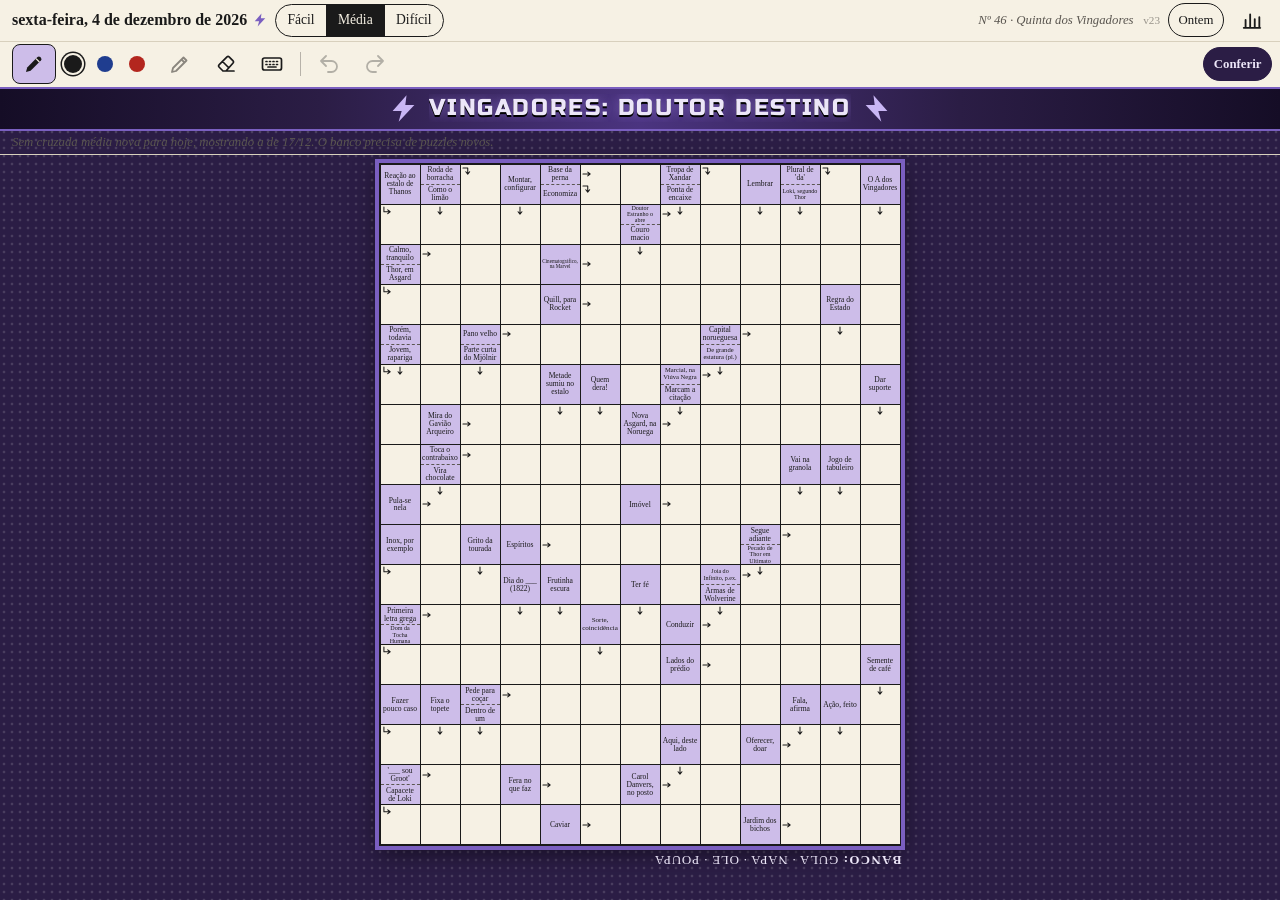
<file: index.html>
<!doctype html>
<html lang="pt-BR">
<head>
  <meta charset="utf-8">
  <meta name="viewport" content="width=device-width, initial-scale=1, maximum-scale=1, user-scalable=no, viewport-fit=cover">
  <meta name="theme-color" content="#f6f1e4">
  <title>Cruzadas do Dia</title>
  <!-- As versões dos arquivos são controladas pelo service worker (sw.js). -->
  <link rel="stylesheet" href="css/estilo.css">
  <script type="module" src="js/app.js"></script>
</head>
<body>
  <header class="cabecalho">
    <!-- Barra de cima: o dia (data, nível, navegação, histórico) -->
    <div class="barra barra-dia">
      <p class="data" id="data-extenso"></p>
      <span class="niveis" role="group" aria-label="Nível">
        <button type="button" class="nivel" data-nivel="facil" aria-pressed="false">Fácil</button>
        <button type="button" class="nivel" data-nivel="media" aria-pressed="false">Média</button>
        <button type="button" class="nivel" data-nivel="dificil" aria-pressed="false">Difícil</button>
      </span>
      <span class="info">
        <span class="edicao" id="edicao"></span>
        <span class="versao" id="versao"></span>
      </span>
      <button type="button" class="botao-texto" id="ir-ontem" hidden>Ontem</button>
      <button type="button" class="botao-texto" id="ir-hoje" hidden>Hoje</button>
      <button type="button" class="botao-icone" id="abrir-historico" title="Meu histórico" aria-label="Meu histórico">
        <svg viewBox="0 0 24 24"><path d="M5 20V12 M10 20V6 M15 20v-9 M20 20V9 M3 20.5h18" fill="none" stroke="#1a1a1a" stroke-width="2" stroke-linecap="round"/></svg>
      </button>
    </div>

    <!-- Barra de baixo: a escrita (ferramentas) e o "Terminei" -->
    <div class="barra barra-escrita">
      <nav class="ferramentas" aria-label="Ferramentas">
        <button type="button" data-ferramenta="caneta" id="botao-caneta" title="Caneta" aria-label="Caneta">
          <svg viewBox="0 0 24 24"><path d="M4 20l1.2-4.6L15.5 5.1a2 2 0 0 1 2.8 0l.6.6a2 2 0 0 1 0 2.8L8.6 18.8z" fill="currentColor"/><path d="M14 6.6l3.4 3.4" stroke="#f6f1e4" stroke-width="1.2"/></svg>
        </button>
        <span class="cores" role="group" aria-label="Cor da caneta">
          <button type="button" class="cor" data-cor="preta" title="Caneta preta" aria-label="Caneta preta"></button>
          <button type="button" class="cor" data-cor="azul" title="Caneta azul" aria-label="Caneta azul"></button>
          <button type="button" class="cor" data-cor="vermelha" title="Caneta vermelha" aria-label="Caneta vermelha"></button>
        </span>
        <button type="button" data-ferramenta="lapis" title="Lápis" aria-label="Lápis">
          <svg viewBox="0 0 24 24"><path d="M4 20l1-4L15.5 5.5l3 3L8 19z" fill="none" stroke="#8a867e" stroke-width="1.8" stroke-linejoin="round"/><path d="M13.5 7.5l3 3" stroke="#8a867e" stroke-width="1.8"/></svg>
        </button>
        <button type="button" data-ferramenta="borracha" title="Borracha" aria-label="Borracha">
          <svg viewBox="0 0 24 24"><path d="M9 19l-4-4a1.5 1.5 0 0 1 0-2.1l8-8a1.5 1.5 0 0 1 2.1 0l4 4a1.5 1.5 0 0 1 0 2.1L12 19z M8.5 9.5l6 6 M9 19h11" fill="none" stroke="#1a1a1a" stroke-width="1.7" stroke-linejoin="round" stroke-linecap="round"/></svg>
        </button>
        <button type="button" data-ferramenta="teclado" title="Teclado" aria-label="Teclado">
          <svg viewBox="0 0 24 24"><rect x="2.5" y="6" width="19" height="12" rx="2" fill="none" stroke="#1a1a1a" stroke-width="1.7"/><path d="M6 9.5h1 M9.5 9.5h1 M13 9.5h1 M16.5 9.5h1 M6 12.5h1 M9.5 12.5h1 M13 12.5h1 M16.5 12.5h1 M8 15h8" stroke="#1a1a1a" stroke-width="1.7" stroke-linecap="round"/></svg>
        </button>
        <span class="separador" aria-hidden="true"></span>
        <button type="button" id="desfazer" title="Desfazer" aria-label="Desfazer" disabled>
          <svg viewBox="0 0 24 24"><path d="M9 14L4 9l5-5 M4 9h10.5a5.5 5.5 0 0 1 0 11H11" fill="none" stroke="#1a1a1a" stroke-width="1.8" stroke-linecap="round" stroke-linejoin="round"/></svg>
        </button>
        <button type="button" id="refazer" title="Refazer" aria-label="Refazer" disabled>
          <svg viewBox="0 0 24 24"><path d="M15 14l5-5-5-5 M20 9H9.5a5.5 5.5 0 0 0 0 11H13" fill="none" stroke="#1a1a1a" stroke-width="1.8" stroke-linecap="round" stroke-linejoin="round"/></svg>
        </button>
      </nav>
      <button type="button" class="botao-texto" id="conferir" hidden aria-pressed="false">Conferir</button>
    </div>
  </header>

  <!-- Dia com tema: faixa de capa (nome do tema em letras grandes) -->
  <div class="capa-tema" id="capa-tema" hidden></div>

  <p class="aviso" id="aviso" hidden></p>
  <button type="button" class="faixa" id="atualizacao" hidden>Atualização disponível · toque para recarregar</button>
  <button type="button" class="faixa" id="novo-puzzle" hidden>Novo puzzle disponível · toque para abrir</button>
  <!-- Ontem ficou sem conferir: tocar abre o gabarito; ✕ dispensa o aviso daquele dia -->
  <div class="lembrete" id="lembrete-ontem" hidden>
    <button type="button" class="faixa faixa-clara" id="lembrete-abrir">Ontem ficou sem conferir · toque para ver o gabarito</button>
    <button type="button" class="botao-icone" id="lembrete-fechar" title="Dispensar o aviso" aria-label="Dispensar o aviso">
      <svg viewBox="0 0 24 24"><path d="M6 6l12 12 M18 6L6 18" fill="none" stroke="#1a1a1a" stroke-width="2" stroke-linecap="round"/></svg>
    </button>
  </div>

  <!-- Hoje: resultado da conferência (sem mostrar respostas) -->
  <div class="resultado" id="resultado" hidden>
    <span class="resultado-texto" id="resultado-texto"></span>
    <span class="resultado-botoes">
      <button type="button" class="botao-texto" id="aceitar-ilegiveis" hidden>As ilegíveis estão certas</button>
      <button type="button" class="botao-texto" id="desistir">Desistir</button>
      <button type="button" class="botao-icone" id="fechar-resultado" title="Fechar" aria-label="Fechar">
        <svg viewBox="0 0 24 24"><path d="M6 6l12 12 M18 6L6 18" fill="none" stroke="#1a1a1a" stroke-width="2" stroke-linecap="round"/></svg>
      </button>
    </span>
  </div>

  <!-- Dias passados: como o dia terminou e o gabarito -->
  <div class="avaliacao" id="avaliacao" hidden>
    <span class="avaliacao-texto" id="avaliacao-texto"></span>
    <span class="resumo-letras" id="resumo-letras" hidden></span>
    <button type="button" class="botao-texto alternar-gabarito" id="alternar-gabarito">Ocultar gabarito</button>
  </div>
  <div class="toast" id="toast" role="status" hidden></div>

  <!-- Painel "Meu histórico": estatísticas, calendário e backup -->
  <dialog class="painel" id="historico" aria-labelledby="historico-titulo">
    <div class="painel-quadro">
      <div class="painel-topo">
        <h2 id="historico-titulo">Meu histórico</h2>
        <button type="button" class="botao-icone" id="fechar-historico" title="Fechar" aria-label="Fechar">
          <svg viewBox="0 0 24 24"><path d="M6 6l12 12 M18 6L6 18" fill="none" stroke="#1a1a1a" stroke-width="2" stroke-linecap="round"/></svg>
        </button>
      </div>
      <span class="niveis abas-nivel" role="group" aria-label="Nível do histórico">
        <button type="button" class="nivel" data-aba-nivel="facil" aria-pressed="false">Fácil</button>
        <button type="button" class="nivel" data-aba-nivel="media" aria-pressed="false">Média</button>
        <button type="button" class="nivel" data-aba-nivel="dificil" aria-pressed="false">Difícil</button>
      </span>
      <p class="historico-erro" id="historico-erro"></p>

      <div class="numeros">
        <div><strong id="est-jogados">0</strong><span>jogados</span></div>
        <div><strong id="est-porcentagem">0</strong><span>% acertei tudo</span></div>
        <div><strong id="est-atual">0</strong><span>sequência atual</span></div>
        <div><strong id="est-melhor">0</strong><span>melhor sequência</span></div>
      </div>

      <h3>Distribuição</h3>
      <div class="distribuicao" id="distribuicao"></div>

      <div class="mes">
        <button type="button" class="botao-icone" id="mes-anterior" aria-label="Mês anterior">
          <svg viewBox="0 0 24 24"><path d="M15 5l-7 7 7 7" fill="none" stroke="#1a1a1a" stroke-width="2" stroke-linecap="round" stroke-linejoin="round"/></svg>
        </button>
        <h3 id="mes-nome"></h3>
        <button type="button" class="botao-icone" id="mes-seguinte" aria-label="Mês seguinte">
          <svg viewBox="0 0 24 24"><path d="M9 5l7 7-7 7" fill="none" stroke="#1a1a1a" stroke-width="2" stroke-linecap="round" stroke-linejoin="round"/></svg>
        </button>
      </div>
      <div class="calendario" id="calendario"></div>
      <div class="legenda">
        <span><i class="estado-acertei-tudo"></i>Acertei tudo</span>
        <span><i class="estado-errei-algumas"></i>Errei algumas</span>
        <span><i class="estado-nao-terminei"></i>Não terminei</span>
        <span><i class="estado-jogou"></i>Em andamento</span>
        <span id="legenda-tema" hidden>★ Dia com tema</span>
      </div>

      <div class="backup">
        <span>Backup (tinta e registro):</span>
        <button type="button" class="botao-texto" id="exportar">Exportar</button>
        <button type="button" class="botao-texto" id="importar">Importar</button>
        <input type="file" id="arquivo-backup" accept=".json,application/json" hidden>
      </div>
    </div>
  </dialog>

  <main class="folha" id="folha">
    <!-- O "papel" envolve a grade e recebe a camada de tinta (canvas) por cima. -->
    <div class="papel" id="papel">
      <div class="grade" id="grade" aria-label="Grade"></div>
    </div>
    <!-- Banco: palavras raras da grade, de ponta-cabeça (como no jornal).
         Fica fora do .papel para não mudar a área da tinta. -->
    <div class="banco" id="banco" hidden></div>
    <!-- Modo teclado: dica da palavra selecionada + teclado próprio (estilo Termo). -->
    <div class="area-teclado" id="area-teclado" hidden>
      <div class="faixa-dica">
        <button type="button" class="dica-navegar" id="dica-anterior" title="Palavra anterior" aria-label="Palavra anterior">
          <svg viewBox="0 0 24 24"><path d="M15 5l-7 7 7 7" fill="none" stroke="#1a1a1a" stroke-width="2.2" stroke-linecap="round" stroke-linejoin="round"/></svg>
        </button>
        <p class="dica-atual" id="dica-atual"></p>
        <button type="button" class="dica-navegar" id="dica-seguinte" title="Próxima palavra" aria-label="Próxima palavra">
          <svg viewBox="0 0 24 24"><path d="M9 5l7 7-7 7" fill="none" stroke="#1a1a1a" stroke-width="2.2" stroke-linecap="round" stroke-linejoin="round"/></svg>
        </button>
      </div>
      <div class="teclado" id="teclado" role="group" aria-label="Teclado"></div>
    </div>
  </main>
</body>
</html>
</file>
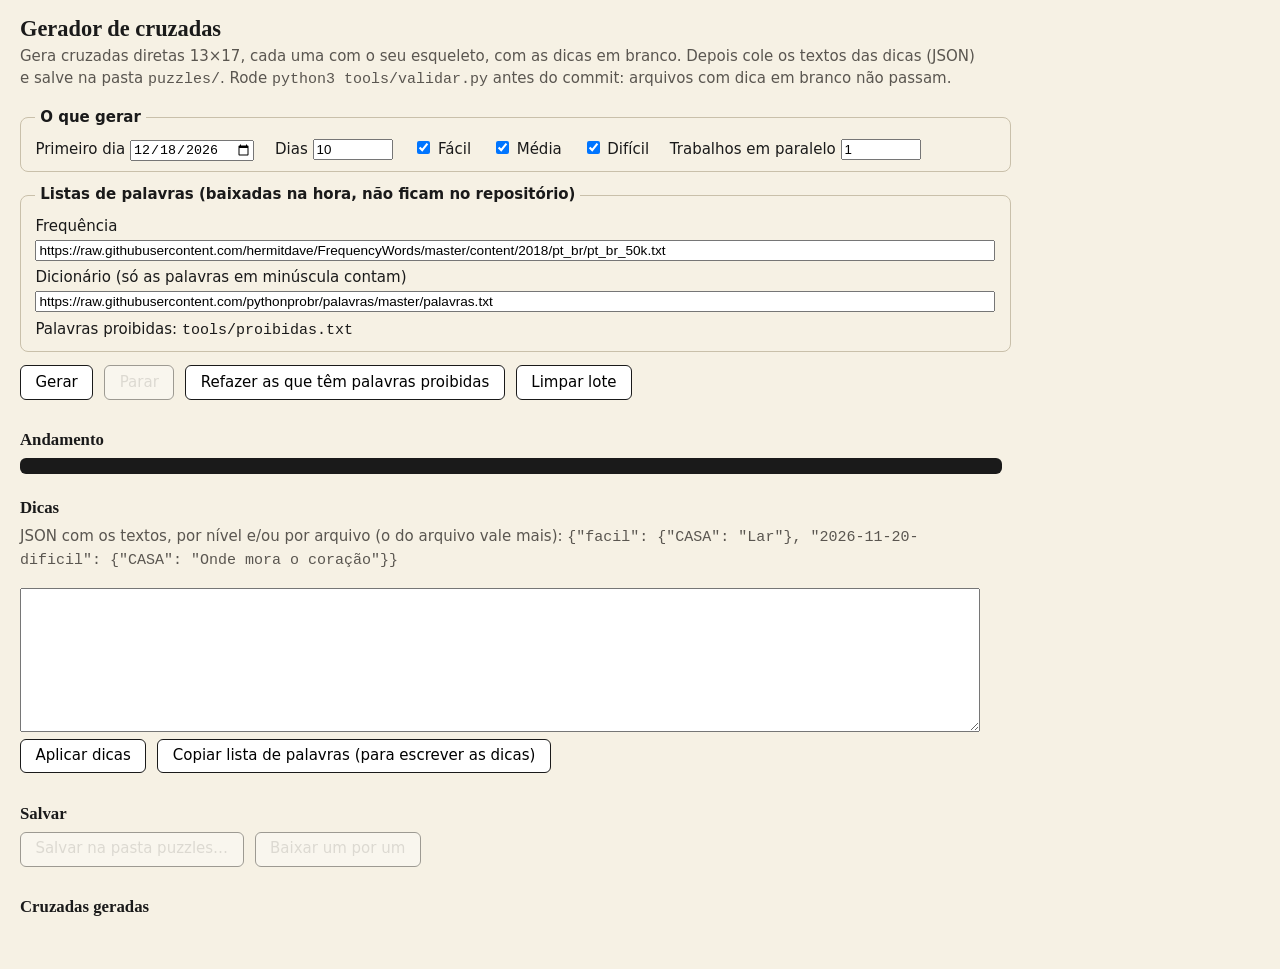
<file: tools/gerador.html>
<!doctype html>
<html lang="pt-BR">
<head>
  <meta charset="utf-8">
  <meta name="viewport" content="width=device-width, initial-scale=1">
  <title>Gerador de cruzadas</title>
  <!-- Ferramenta de conteúdo (fora do app). Rode com um servidor local na raiz
       do repositório e abra http://localhost:8000/tools/gerador.html -->
  <style>
    body { margin: 0; padding: 1rem 1.25rem 3rem; background: #f6f1e4; color: #1a1a1a; font: 15px/1.45 system-ui, sans-serif; }
    h1 { margin: 0 0 0.25rem; font: 700 1.4rem Georgia, serif; }
    h2 { margin: 1.5rem 0 0.5rem; font: 700 1.05rem Georgia, serif; }
    p.nota { margin: 0 0 1rem; color: #5a5650; max-width: 60rem; }
    fieldset { border: 1px solid #c9c0aa; border-radius: 8px; padding: 0.6rem 0.9rem; margin: 0 0 0.8rem; max-width: 60rem; }
    legend { padding: 0 0.3rem; font-weight: 600; }
    label { margin-right: 1rem; white-space: nowrap; }
    input[type=number] { width: 4.5rem; }
    input[type=url] { width: 100%; box-sizing: border-box; margin: 0.15rem 0 0.4rem; font-size: 0.85rem; }
    button { font: inherit; padding: 0.35rem 0.9rem; border: 1.5px solid #1a1a1a; border-radius: 6px; background: #fff; cursor: pointer; margin: 0 0.4rem 0.4rem 0; }
    button:disabled { opacity: 0.4; cursor: default; }
    #log { max-height: 10rem; overflow: auto; background: #1a1a1a; color: #dfe9d8; font: 12px/1.4 ui-monospace, Consolas, monospace; padding: 0.5rem 0.7rem; border-radius: 6px; white-space: pre-wrap; max-width: 60rem; }
    textarea { width: 100%; max-width: 60rem; min-height: 9rem; box-sizing: border-box; font: 12px ui-monospace, Consolas, monospace; }
    .puzzles { display: grid; grid-template-columns: repeat(auto-fill, minmax(17rem, 1fr)); gap: 0.8rem; }
    .puzzle { background: #fff; border: 1px solid #d8d0bd; border-radius: 8px; padding: 0.6rem 0.7rem; }
    .puzzle h3 { margin: 0 0 0.3rem; font-size: 0.95rem; }
    .puzzle pre { margin: 0 0 0.4rem; font: 13px/1.1 ui-monospace, Consolas, monospace; letter-spacing: 0.15em; }
    .puzzle .palavras { font-size: 0.75rem; color: #5a5650; word-spacing: 0.15em; }
    .puzzle .faltam { color: #b3261e; }
  </style>
  <script type="module" src="gerador/app.js"></script>
</head>
<body>
  <h1>Gerador de cruzadas</h1>
  <p class="nota">
    Gera cruzadas diretas 13×17, cada uma com o seu esqueleto, com as dicas em branco.
    Depois cole os textos das dicas (JSON) e salve na pasta <code>puzzles/</code>.
    Rode <code>python3 tools/validar.py</code> antes do commit: arquivos com dica em branco não passam.
  </p>

  <fieldset>
    <legend>O que gerar</legend>
    <label>Primeiro dia <input type="date" id="inicio"></label>
    <label>Dias <input type="number" id="dias" min="1" max="31" value="10"></label>
    <label><input type="checkbox" data-nivel="facil" checked> Fácil</label>
    <label><input type="checkbox" data-nivel="media" checked> Média</label>
    <label><input type="checkbox" data-nivel="dificil" checked> Difícil</label>
    <label>Trabalhos em paralelo <input type="number" id="paralelos" min="1" max="32" value="4"></label>
  </fieldset>

  <fieldset>
    <legend>Listas de palavras (baixadas na hora, não ficam no repositório)</legend>
    Frequência <input type="url" id="url-frequencia">
    Dicionário (só as palavras em minúscula contam) <input type="url" id="url-dicionario">
    Palavras proibidas: <code>tools/proibidas.txt</code>
  </fieldset>

  <button type="button" id="gerar">Gerar</button>
  <button type="button" id="parar" disabled>Parar</button>
  <button type="button" id="refazer" title="Depois de acrescentar palavras em tools/proibidas.txt">Refazer as que têm palavras proibidas</button>
  <button type="button" id="limpar">Limpar lote</button>

  <h2>Andamento</h2>
  <div id="log"></div>

  <h2>Dicas</h2>
  <p class="nota">
    JSON com os textos, por nível e/ou por arquivo (o do arquivo vale mais):
    <code>{"facil": {"CASA": "Lar"}, "2026-11-20-dificil": {"CASA": "Onde mora o coração"}}</code>
  </p>
  <textarea id="dicas" spellcheck="false"></textarea><br>
  <button type="button" id="aplicar">Aplicar dicas</button>
  <button type="button" id="copiar-palavras">Copiar lista de palavras (para escrever as dicas)</button>

  <h2>Salvar</h2>
  <button type="button" id="salvar-pasta" disabled>Salvar na pasta puzzles…</button>
  <button type="button" id="baixar" disabled>Baixar um por um</button>

  <h2>Cruzadas geradas</h2>
  <div class="puzzles" id="puzzles"></div>
</body>
</html>
</file>
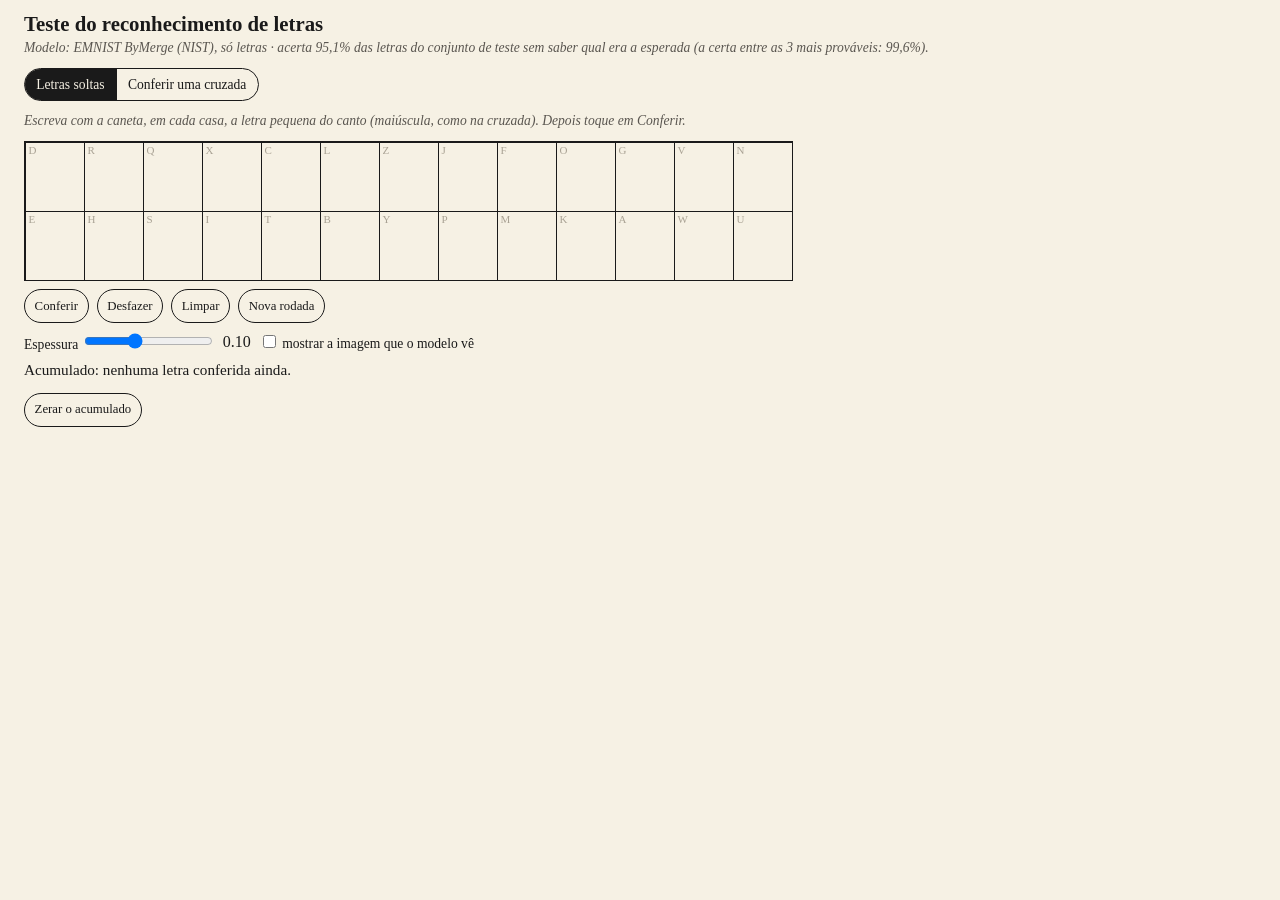
<file: tools/reconhecer.html>
<!doctype html>
<html lang="pt-BR">
<head>
  <meta charset="utf-8">
  <meta name="viewport" content="width=device-width, initial-scale=1, maximum-scale=1, user-scalable=no">
  <title>Teste do reconhecimento</title>
  <!-- Página de teste (fora do app): mede quanto o modelo acerta com a S Pen
       antes de a conferência entrar no jogo. Usa os mesmos módulos do app. -->
  <link rel="stylesheet" href="../css/estilo.css">
  <style>
    html, body { height: auto; overflow: auto; }
    body { display: block; padding: 12px 24px 40px; }
    h1 { font-size: 1.3rem; margin: 0 0 4px; }
    .sub { margin: 0 0 12px; color: var(--tinta-suave); font-size: 0.85rem; font-style: italic; }
    .abas { margin-bottom: 12px; }
    .linha { display: flex; flex-wrap: wrap; align-items: center; gap: 8px; margin: 8px 0; }
    .linha label { font-size: 0.85rem; }
    .resumo { font-size: 0.95rem; margin: 8px 0; }
    .resumo b { font-size: 1.05rem; }
    .erros { font-size: 0.85rem; color: var(--tinta-suave); }
    select, input { font: inherit; font-size: 0.9rem; }

    /* Quadro das letras soltas: casas do mesmo tamanho das da grade */
    .quadro {
      position: relative;
      display: grid;
      grid-template-columns: repeat(13, var(--casa-w));
      grid-auto-rows: var(--casa-h);
      gap: 1px;
      padding: 1.5px;
      width: max-content;
      background: var(--linha);
      touch-action: none;
    }
    .quadro .casa-teste { position: relative; background: var(--papel); }
    .quadro .alvo {
      position: absolute; top: 1px; left: 3px;
      font-size: 11px; color: #a9a294; pointer-events: none;
    }
    .quadro canvas { position: absolute; inset: 0; width: 100%; height: 100%; pointer-events: none; }
    .rotulo-resultado {
      position: absolute; right: 2px; bottom: 1px;
      font: 700 10px system-ui, sans-serif; pointer-events: none;
    }
    .miniatura { position: absolute; left: 2px; bottom: 2px; width: 28px; height: 28px; image-rendering: pixelated; opacity: 0.85; pointer-events: none; }
    .sem-miniaturas .miniatura { display: none; }

    /* Resultado por casa (nos dois modos) */
    .conf-certa    { box-shadow: inset 0 0 0 3px #3f9b57; }
    .conf-errada   { box-shadow: inset 0 0 0 3px #e0782a; }
    .conf-ilegivel { box-shadow: inset 0 0 0 3px #8a867e; }
    .conf-certa .rotulo-resultado    { color: #3f9b57; }
    .conf-errada .rotulo-resultado   { color: #e0782a; }
    .conf-ilegivel .rotulo-resultado { color: #6b665e; }

    #cruzada .folha { padding: 0; display: block; }
    #cruzada .papel { width: max-content; }
    [hidden] { display: none !important; }
  </style>
  <script type="module" src="reconhecer-teste.js"></script>
</head>
<body>
  <h1>Teste do reconhecimento de letras</h1>
  <p class="sub" id="modelo-info">Carregando o modelo…</p>

  <span class="niveis abas" role="group" aria-label="Modo">
    <button type="button" class="nivel" data-aba="soltas" aria-pressed="true">Letras soltas</button>
    <button type="button" class="nivel" data-aba="cruzada" aria-pressed="false">Conferir uma cruzada</button>
  </span>

  <!-- Modo 1: escrever as letras pedidas (cantinho de cada casa) e conferir -->
  <section id="soltas">
    <p class="sub">Escreva com a caneta, em cada casa, a letra pequena do canto (maiúscula, como na cruzada). Depois toque em Conferir.</p>
    <div class="quadro" id="quadro"></div>
    <div class="linha">
      <button type="button" class="botao-texto" id="conferir">Conferir</button>
      <button type="button" class="botao-texto" id="desfazer-teste">Desfazer</button>
      <button type="button" class="botao-texto" id="limpar">Limpar</button>
      <button type="button" class="botao-texto" id="nova-rodada">Nova rodada</button>
    </div>
    <div class="linha">
      <label>Espessura <input type="range" id="espessura" min="0.05" max="0.18" step="0.01"></label>
      <span id="espessura-valor"></span>
      <label><input type="checkbox" id="miniaturas"> mostrar a imagem que o modelo vê</label>
    </div>
    <p class="resumo" id="resumo-rodada"></p>
    <p class="resumo" id="resumo-total"></p>
    <p class="erros" id="lista-erros"></p>
    <div class="linha"><button type="button" class="botao-texto" id="zerar">Zerar o acumulado</button></div>
  </section>

  <!-- Modo 2: conferir uma cruzada de um dia passado, já escrita à caneta -->
  <section id="cruzada" hidden>
    <p class="sub">Só dias passados (as respostas aparecem). Usa a tinta salva neste aparelho.</p>
    <div class="linha">
      <label>Dia <input type="date" id="dia"></label>
      <select id="nivel">
        <option value="facil">Fácil</option>
        <option value="media">Média</option>
        <option value="dificil">Difícil</option>
      </select>
      <button type="button" class="botao-texto" id="abrir">Abrir e conferir</button>
    </div>
    <p class="resumo" id="resumo-cruzada"></p>
    <p class="erros" id="erros-cruzada"></p>
    <div class="folha" id="folha-cruzada">
      <div class="papel" id="papel-cruzada">
        <div class="grade" id="grade-cruzada"></div>
      </div>
    </div>
  </section>
</body>
</html>
</file>
<file: css/estilo.css>
/* Cruzadas do Dia — visual de revista (cruzada direta) */

:root {
  --papel: #f6f1e4;
  --casa-dica: #e4e1da;   /* cinza bem claro */
  --tinta: #1a1a1a;
  --tinta-suave: #5a5650;
  --linha: #1a1a1a;
  --gabarito: #138a3a;    /* verde do gabarito */
  --serifa: Georgia, "Noto Serif", "Times New Roman", serif;
}

* { box-sizing: border-box; }

html, body {
  margin: 0;
  height: 100%;
  background: var(--papel);
  color: var(--tinta);
  font-family: var(--serifa);
  overflow: hidden;
  /* Sem seleção de texto nem menu de toque longo: é papel. */
  -webkit-user-select: none;
  user-select: none;
  -webkit-touch-callout: none;
  -webkit-tap-highlight-color: transparent;
}

body {
  display: flex;
  flex-direction: column;
  padding: env(safe-area-inset-top) env(safe-area-inset-right) env(safe-area-inset-bottom) env(safe-area-inset-left);
}

/* ---------- Cabeçalho (duas barras: o dia e a escrita) ---------- */

.cabecalho {
  border-bottom: 1.5px solid var(--linha);
  white-space: nowrap;
}

.barra {
  display: flex;
  align-items: center;
  gap: 0.5rem;
  min-width: 0;
  padding: 0.15rem 0.5rem 0.15rem 0.75rem;
}

.barra-escrita {
  border-top: 1px solid #d8d0bd;
  justify-content: space-between;
}

.data {
  margin: 0;
  font-size: 1rem;
  font-weight: 700;
  flex-shrink: 0;
}

@media (max-width: 760px) {
  .data .ano { display: none; }
}

/* Nome do puzzle e versão: discretos, encolhem até sumir se faltar espaço */
.info {
  flex: 1;
  min-width: 0;
  overflow: hidden;
  text-overflow: ellipsis;
  font-size: 0.8rem;
  font-style: italic;
  color: var(--tinta-suave);
  text-align: right;
}

.versao {
  margin-left: 0.4rem;
  font-style: normal;
  font-size: 0.7rem;
  opacity: 0.6;
}

/* Seletor de nível (cabeçalho e histórico) */
.niveis {
  display: inline-flex;
  flex-shrink: 0;
  border: 1.5px solid var(--linha);
  border-radius: 17px;
  overflow: hidden;
}

.nivel {
  height: 31px;
  padding: 0 0.7rem;
  border: 0;
  border-left: 1px solid var(--linha);
  background: transparent;
  color: var(--tinta);
  font: inherit;
  font-size: 0.85rem;
  touch-action: manipulation;
  cursor: pointer;
}
.nivel:first-child { border-left: 0; }
.nivel[aria-pressed="true"] { background: var(--linha); color: var(--papel); }

/* ---------- Barra de ferramentas ---------- */

.ferramentas {
  display: flex;
  align-items: center;
  gap: 2px;
  flex-shrink: 0;
}

.ferramentas button {
  width: 44px;
  height: 40px;
  display: grid;
  place-items: center;
  padding: 0;
  border: 1.5px solid transparent;
  border-radius: 8px;
  background: transparent;
  touch-action: manipulation;
  cursor: pointer;
}

.ferramentas button svg { width: 24px; height: 24px; }

.ferramentas button.ativa {
  border-color: var(--linha);
  background: var(--casa-dica);
}

.ferramentas button:disabled { opacity: 0.3; cursor: default; }

/* Bolinhas de cor da caneta */
.cores {
  display: flex;
  align-items: center;
  gap: 2px;
  margin-right: 4px;
}

.ferramentas button.cor {
  width: 30px;
  height: 40px;
  border: 0;
  background: transparent;
  position: relative;
}

.ferramentas button.cor::before {
  content: "";
  position: absolute;
  left: 50%;
  top: 50%;
  width: 16px;
  height: 16px;
  transform: translate(-50%, -50%);
  border-radius: 50%;
  background: var(--cor);
}

.ferramentas button.cor.escolhida::before {
  width: 18px;
  height: 18px;
  box-shadow: 0 0 0 2px var(--papel), 0 0 0 3.5px var(--cor);
}

.cor[data-cor="preta"]    { --cor: #1a1a1a; }
.cor[data-cor="azul"]     { --cor: #1f3d8f; }
.cor[data-cor="vermelha"] { --cor: #b3261e; }

.ferramentas .separador {
  width: 1px;
  height: 24px;
  margin: 0 4px;
  background: var(--tinta-suave);
  opacity: 0.4;
}


/* Botões de texto (Terminei, Ontem, Hoje, avaliação) */
.botao-texto {
  height: 34px;
  padding: 0 0.6rem;
  border: 1.5px solid var(--linha);
  border-radius: 17px;
  background: transparent;
  color: var(--tinta);
  font: inherit;
  font-size: 0.8rem;
  white-space: nowrap;
  touch-action: manipulation;
  cursor: pointer;
}
.botao-texto[hidden] { display: none; }
.botao-texto[aria-pressed="true"] {
  background: var(--linha);
  color: var(--papel);
}

.botao-icone {
  width: 40px;
  height: 36px;
  display: grid;
  place-items: center;
  padding: 0;
  border: 0;
  border-radius: 8px;
  background: transparent;
  touch-action: manipulation;
  cursor: pointer;
}
.botao-icone svg { width: 22px; height: 22px; }
.botao-icone:disabled { opacity: 0.25; cursor: default; }

/* ---------- Painel "Meu histórico" ---------- */

.painel {
  width: min(560px, calc(100vw - 32px));
  max-height: calc(100dvh - 32px);
  padding: 0;
  border: 1.5px solid var(--linha);
  border-radius: 10px;
  background: var(--papel);
  color: var(--tinta);
  overflow: auto;
  overscroll-behavior: contain;
}
.painel::backdrop { background: rgba(26, 26, 26, 0.45); }
.painel-quadro { padding: 0.75rem 1.1rem 1.1rem; }
.painel h2 { margin: 0; font-size: 1.3rem; }
.painel h3 { margin: 1rem 0 0.4rem; font-size: 0.95rem; }
.painel-topo { display: flex; align-items: center; justify-content: space-between; }
.abas-nivel { margin-top: 0.4rem; }
.historico-erro { margin: 0; color: #b3261e; font-size: 0.85rem; font-style: italic; }
.historico-erro:empty { display: none; }

/* Números (como no Termo) */
.numeros {
  display: grid;
  grid-template-columns: repeat(4, 1fr);
  gap: 0.5rem;
  margin-top: 0.75rem;
  text-align: center;
}
.numeros strong { display: block; font-size: 2rem; line-height: 1.1; }
.numeros span { font-size: 0.75rem; color: var(--tinta-suave); }

/* Cores dos resultados (barras, calendário, legenda) */
:root {
  --acertei: #3f9b57;
  --errei: #e0b13a;
  --nao-terminei: #e8a094;
}
.estado-acertei-tudo  { background: var(--acertei); color: #fff; }
.estado-errei-algumas { background: var(--errei); }
.estado-nao-terminei  { background: var(--nao-terminei); }

.distribuicao { display: grid; gap: 4px; }
.dist-linha { display: grid; grid-template-columns: 7.5rem 1fr; align-items: center; gap: 0.5rem; }
.dist-rotulo { font-size: 0.85rem; }
.dist-trilho { display: block; }
.dist-linha.hoje .dist-rotulo { font-weight: 700; }
.dist-linha.hoje .dist-barra { outline: 2px solid var(--tinta); outline-offset: 1px; }
.dist-barra {
  display: block;
  min-width: 1.6rem;
  padding: 1px 6px;
  border-radius: 3px;
  text-align: right;
  font-size: 0.85rem;
  font-weight: 700;
}

/* Calendário */
.mes { display: flex; align-items: center; justify-content: space-between; margin-top: 0.6rem; }
.mes h3 { margin: 0; }
.calendario { display: grid; grid-template-columns: repeat(7, 1fr); gap: 4px; }
.cal-semana { text-align: center; font-size: 0.75rem; color: var(--tinta-suave); }
.cal-dia {
  aspect-ratio: 1;
  border: 1.5px solid transparent;
  border-radius: 6px;
  background: #ebe6d9;      /* não jogou */
  color: var(--tinta);
  font: inherit;
  font-size: 0.9rem;
  touch-action: manipulation;
  cursor: pointer;
}
.cal-dia:disabled { background: transparent; color: #b9b2a3; cursor: default; }
.cal-dia.estado-acertei-tudo  { background: var(--acertei); color: #fff; }
.cal-dia.estado-errei-algumas { background: var(--errei); }
.cal-dia.estado-nao-terminei  { background: var(--nao-terminei); }
.cal-dia.estado-jogou,
.cal-dia.estado-terminei { background: var(--papel); border-color: var(--tinta-suave); border-style: dashed; }
.cal-dia.estado-terminei { border-color: var(--acertei); }
.cal-dia.hoje { box-shadow: 0 0 0 2px var(--papel), 0 0 0 3.5px var(--linha); font-weight: 700; }
.cal-dia.com-tema { position: relative; }
.cal-dia.com-tema::after {
  content: '★';
  position: absolute;
  top: 1px;
  right: 3px;
  font-size: 0.55rem;
  line-height: 1;
}

.legenda { display: flex; flex-wrap: wrap; gap: 0.3rem 0.9rem; margin-top: 0.6rem; font-size: 0.75rem; }
.legenda i {
  display: inline-block;
  width: 0.8rem;
  height: 0.8rem;
  margin-right: 0.3rem;
  border-radius: 3px;
  vertical-align: -1px;
}
.legenda i.estado-jogou { border: 1.5px dashed var(--tinta-suave); }

.backup {
  display: flex;
  align-items: center;
  flex-wrap: wrap;
  gap: 0.5rem;
  margin-top: 1rem;
  padding-top: 0.75rem;
  border-top: 1px solid #d8d0bd;
  font-size: 0.85rem;
}

/* Faixa de avaliação (dias passados) */
.avaliacao {
  display: flex;
  align-items: center;
  flex-wrap: wrap;
  gap: 0.4rem 0.6rem;
  padding: 0.35rem 0.75rem;
  border-bottom: 1px solid #d8d0bd;
}
.avaliacao[hidden] { display: none; }
.avaliacao-rotulo { font-weight: 700; font-size: 0.9rem; }
.avaliacao-opcoes { display: flex; gap: 4px; flex-wrap: wrap; }
.alternar-gabarito {
  margin-left: auto;
  border-color: var(--gabarito);
  color: var(--gabarito);
}

.aviso {
  margin: 0;
  padding: 0.25rem 0.75rem;
  font-size: 0.8rem;
  font-style: italic;
  color: var(--tinta-suave);
  border-bottom: 1px solid #d8d0bd;
}

/* Faixa "Novo puzzle disponível" (virada da meia-noite) */
.faixa {
  margin: 0;
  padding: 0.5rem 0.75rem;
  border: 0;
  border-bottom: 1.5px solid var(--linha);
  background: var(--linha);
  color: var(--papel);
  font: inherit;
  font-weight: 700;
  text-align: center;
  cursor: pointer;
}
.faixa[hidden] { display: none; }
.faixa-clara {
  background: var(--casa-dica);
  color: var(--tinta);
  border-bottom-color: #d8d0bd;
  font-weight: 400;
}

/* Lembrete "Ontem ficou sem conferir", com ✕ para dispensar */
.lembrete {
  display: flex;
  align-items: stretch;
  background: var(--casa-dica);
  border-bottom: 1.5px solid #d8d0bd;
}
.lembrete[hidden] { display: none; }
.lembrete .faixa {
  flex: 1;
  min-width: 0;
  border-bottom: 0;
  padding-left: calc(0.75rem + 36px); /* texto centrado apesar do ✕ */
}
.lembrete .botao-icone { width: 36px; height: auto; border-radius: 0; }
.lembrete .botao-icone svg { width: 16px; height: 16px; }

/* Mensagem rápida (ex.: gesto de voltar ignorado) */
.toast {
  position: fixed;
  left: 50%;
  bottom: 24px;
  transform: translateX(-50%);
  max-width: calc(100% - 48px);
  padding: 0.6rem 1rem;
  border-radius: 8px;
  background: rgba(26, 26, 26, 0.9);
  color: var(--papel);
  font-size: 0.95rem;
  z-index: 20;
  pointer-events: none;
}
.toast[hidden] { display: none; }

/* ---------- Folha ---------- */

.folha {
  flex: 1;
  min-height: 0;
  display: flex;
  flex-direction: column;
  align-items: center;
  justify-content: center;
  /* margem lateral maior: tira a grade da faixa do gesto de voltar do Android;
     embaixo, tira o canto da grade da zona do gesto do assistente (cantos de baixo) */
  padding: 0.5rem 24px calc(32px + env(safe-area-inset-bottom, 0px));
}

/* ---------- Papel + camada de tinta ---------- */

.papel {
  position: relative;
  touch-action: none;       /* sem rolagem/zoom do navegador ao escrever */
}

.tinta {
  position: absolute;
  inset: 0;
  width: 100%;
  height: 100%;
  pointer-events: none;     /* os eventos vão para o .papel */
}

/* ---------- Banco (palavras de ajuda, de ponta-cabeça) ---------- */

.banco {
  flex: none;
  margin-top: 6px;
  text-align: right;            /* depois de girar, fica no canto de baixo à direita */
  font-size: 13px;
  line-height: 1.2;
  letter-spacing: 0.06em;
  color: var(--tinta-suave);
}

.banco[hidden] { display: none; }

.banco span {
  display: inline-block;
  transform: rotate(180deg);
}

.banco b { font-weight: 700; letter-spacing: 0.1em; }

/* ---------- Diagnóstico (?debug=1) ---------- */

.diagnostico {
  position: fixed;
  left: 8px;
  right: 8px;
  bottom: 8px;
  max-height: 40vh;
  overflow: hidden;
  padding: 6px 8px;
  border-radius: 6px;
  background: rgba(20, 20, 20, 0.82);
  color: #e8ffe8;
  font: 12px/1.35 ui-monospace, "Roboto Mono", Consolas, monospace;
  white-space: pre;
  pointer-events: none;
  z-index: 10;
}

.diagnostico button {
  pointer-events: auto;
  float: right;
  font: inherit;
  padding: 2px 8px;
}

/* ---------- Grade ---------- */

.grade {
  --n-colunas: 13;
  --n-linhas: 17;
  display: grid;
  grid-template-columns: repeat(var(--n-colunas), 1fr);
  grid-template-rows: repeat(var(--n-linhas), 1fr);
  gap: 1px;
  padding: 1.5px;
  background: var(--linha);       /* o fundo vira as linhas finas */
  container-type: size;           /* tamanhos proporcionais à casa */
  --casa-l: calc(100cqw / var(--n-colunas));
  --casa-a: calc(100cqh / var(--n-linhas));
}

.casa {
  position: relative;
  min-width: 0;
  min-height: 0;
  background: var(--papel);
}

.casa.preta { background: var(--linha); }

/* Casa de dica: uma ou duas dicas empilhadas */
.casa.dica {
  background: var(--casa-dica);
  display: flex;
  flex-direction: column;
}

.dica-texto {
  flex: 1;
  min-height: 0;
  display: flex;
  align-items: center;
  justify-content: center;
  text-align: center;
  padding: 1px 2px;
  overflow: hidden;
  font-size: calc(var(--casa-l) * 0.19);
  line-height: 1.05;
  overflow-wrap: normal;   /* não corta palavra no meio; a fonte diminui até caber */
}

.dica-texto.apertada { overflow-wrap: anywhere; } /* último recurso */

.casa.dupla .dica-texto + .dica-texto {
  border-top: 1px dashed var(--tinta-suave);
}

/* ---------- Setas (na casa onde a resposta começa) ---------- */

.seta {
  position: absolute;
  width: calc(var(--casa-l) * 0.24);
  height: calc(var(--casa-l) * 0.24);
  fill: none;
  stroke: var(--tinta);
  stroke-width: 1.1;
  stroke-linecap: round;
  stroke-linejoin: round;
  pointer-events: none;
}

.seta-direita { left: 1px; top: 50%; transform: translateY(-50%); }
.seta-direita.metade-cima { top: 25%; }
.seta-direita.metade-baixo { top: 75%; }
.seta-baixo { top: 1px; left: 50%; transform: translateX(-50%); }
.seta-baixo-direita,
.seta-direita-baixo { top: 1px; left: 1px; }
.seta-direita-baixo.metade-baixo { top: 50%; }

/* Gabarito (dias passados): letras verdes, levemente transparentes, por baixo da tinta.
   Verde para não confundir com nenhuma cor de caneta. */
.letra-gabarito {
  position: absolute;
  inset: 0;
  display: none;
  place-items: center;
  font-family: var(--serifa);
  font-size: calc(min(var(--casa-l), var(--casa-a)) * 0.62);
  line-height: 1;
  color: var(--gabarito);
  opacity: 0.5;
  pointer-events: none;
}
.grade.com-gabarito .letra-gabarito { display: grid; }

.erro {
  padding: 2rem;
  font-style: italic;
}

/* ---------- Modo teclado ---------- */

/* Letras digitadas: letra de forma, por baixo da tinta (o canvas fica por cima). */
.letra-digitada {
  position: absolute;
  inset: 0;
  display: grid;
  place-items: center;
  font-family: system-ui, "Roboto", "Segoe UI", sans-serif;
  font-weight: 600;
  font-size: calc(min(var(--casa-l), var(--casa-a)) * 0.56);
  line-height: 1;
  color: var(--tinta);
  pointer-events: none;
}

/* Palavra e casa selecionadas (só no modo teclado). */
.casa.sel-palavra { background: #f4e7b8; }
.casa.sel-casa    { background: #e9cf6e; }

/* Gabarito: letra digitada certa ganha fundo verde claro; errada fica riscada,
   com a certa pequena em verde no canto (no lugar da letra verde grande). */
.grade.com-gabarito .casa.digitada .letra-gabarito { display: none; }
.grade.com-gabarito .casa.certa { background: #d7ecd9; }
.grade.com-gabarito .casa.errada .letra-digitada {
  text-decoration: line-through;
  text-decoration-color: var(--gabarito);
  text-decoration-thickness: 2px;
}
.grade.com-gabarito .casa.errada .letra-gabarito {
  display: block;
  inset: auto 2px 1px auto;
  font-size: calc(min(var(--casa-l), var(--casa-a)) * 0.3);
  font-weight: 700;
  opacity: 0.9;
}

.resumo-letras { font-size: 0.8rem; color: var(--gabarito); font-weight: 700; }
.resumo-letras[hidden],
.avaliacao:not(.com-gabarito) .resumo-letras { display: none; }

/* Faixa da dica atual + teclado, embaixo da grade */
.area-teclado {
  flex: none;
  width: 100%;
  max-width: 620px;
  margin-top: 6px;
}
.area-teclado[hidden] { display: none; }

.dica-atual {
  flex: 1;
  min-width: 0;
  margin: 0;
  padding: 0.35rem 0.75rem;
  min-height: 2.1rem;
  border-radius: 8px;
  background: var(--casa-dica);
  font-size: 1.05rem;
  line-height: 1.4rem;
  white-space: nowrap;
  overflow: hidden;
  text-overflow: ellipsis;
}
.dica-atual.vazia { color: var(--tinta-suave); font-style: italic; }
.dica-atual-seta { margin-right: 0.5rem; font-weight: 700; }

/* Teclado no estilo do Termo, em tons de papel */
.teclado { display: grid; gap: 5px; }
.teclado-fileira { display: flex; justify-content: center; gap: 5px; }
.tecla {
  flex: 1 1 0;
  max-width: 54px;
  height: 46px;
  padding: 0;
  border: 0;
  border-radius: 6px;
  background: #ddd7c8;
  color: var(--tinta);
  font: 700 1.1rem system-ui, "Roboto", "Segoe UI", sans-serif;
  touch-action: manipulation;
  cursor: pointer;
}
.tecla:active { background: #c9c1ad; }
.tecla-larga { flex-grow: 1.5; max-width: 80px; font-size: 1.25rem; }

/* Paisagem: sobra largura e falta altura, então o teclado vai para o lado da grade.
   --posicao avisa o ajustarTamanho (js/grade.js) para descontar a largura, não a altura. */
@media (orientation: landscape) and (min-width: 900px) {
  body.modo-teclado .folha {
    display: grid;
    grid-template-columns: auto minmax(300px, 440px);
    grid-template-rows: auto auto;
    align-content: center;
    justify-content: center;
    column-gap: 32px;
  }
  body.modo-teclado .papel { grid-column: 1; grid-row: 1; }
  body.modo-teclado .banco { grid-column: 1; grid-row: 2; justify-self: start; }
  body.modo-teclado .area-teclado {
    --posicao: lado;
    grid-column: 2;
    grid-row: 1 / span 2;
    align-self: center;
    width: 440px;
    margin-top: 0;
  }
}

/* Faixa da dica com ◀ ▶ (palavra anterior / seguinte) */
.faixa-dica {
  display: flex;
  align-items: center;
  gap: 4px;
  margin-bottom: 6px;
}
.dica-navegar {
  flex: none;
  width: 40px;
  height: 2.1rem;
  display: grid;
  place-items: center;
  padding: 0;
  border: 0;
  border-radius: 8px;
  background: var(--casa-dica);
  touch-action: manipulation;
  cursor: pointer;
}
.dica-navegar svg { width: 20px; height: 20px; }
.dica-navegar:active { background: #c9c1ad; }

/* Data: por extenso no tablet/PC, curta no celular */
.data-curta { display: none; }

/* ---------- Celular (tela estreita) ----------
   Sem caneta: o modo teclado fica sempre ligado (js/app.js, mesmo limite de 599px),
   então as ferramentas de caneta somem e a grade usa quase toda a largura. */
@media (max-width: 599px) {
  .barra { gap: 0.35rem; padding: 0.15rem 0.4rem; flex-wrap: wrap; }
  .data { font-size: 0.95rem; }
  .data-longa { display: none; }
  .data-curta { display: inline; }
  .info { display: none; }
  .barra-dia .niveis { margin-left: auto; }
  .nivel { height: 30px; padding: 0 0.55rem; font-size: 0.8rem; }
  .barra-dia .botao-texto { height: 30px; padding: 0 0.5rem; }
  .botao-icone { width: 34px; }

  .ferramentas [data-ferramenta],
  .ferramentas .cores,
  .ferramentas .separador { display: none; }

  .folha { padding: 0.35rem 6px; }
  .banco { margin-top: 3px; font-size: 11px; }

  .area-teclado { margin-top: 4px; max-width: none; }
  .faixa-dica { margin-bottom: 4px; }
  .dica-atual { font-size: 0.95rem; padding: 0.3rem 0.5rem; }
  .teclado, .teclado-fileira { gap: 4px; }
  .tecla { height: 42px; font-size: 1rem; }

  .avaliacao { padding: 0.3rem 0.4rem; gap: 0.3rem; }
  .avaliacao-rotulo { display: none; }
  .sem-celular { display: none; }
  .avaliacao .botao-texto { height: 30px; padding: 0 0.45rem; font-size: 0.75rem; }
}

/* ---------- Conferência (botão Conferir) ---------- */

/* Marcas na grade, sem mostrar a resposta. Laranja para não confundir com a
   caneta vermelha nem com o verde do gabarito. Ficam por baixo da tinta. */
.casa.marca-errada::after,
.casa.marca-ilegivel::after {
  content: "";
  position: absolute;
  inset: 10%;
  border-radius: 50%;
  pointer-events: none;
}
.casa.marca-errada::after { border: 2.5px solid #e0782a; }
.casa.marca-ilegivel::after { border: 2px dashed #8a867e; border-radius: 8px; }
/* Casa que ficou vazia (Conferir com a grade incompleta): um pontinho no meio. */
.casa.marca-vazia::after {
  content: "";
  position: absolute;
  left: 50%;
  top: 50%;
  width: 7px;
  height: 7px;
  transform: translate(-50%, -50%);
  border-radius: 50%;
  background: #d9a400;
  pointer-events: none;
}

/* Faixa com o resultado da conferência */
.resultado {
  display: flex;
  align-items: center;
  flex-wrap: wrap;
  gap: 0.3rem 0.6rem;
  padding: 0.3rem 0.5rem 0.3rem 0.75rem;
  border-bottom: 1px solid #d8d0bd;
  background: #fbeee3;
}
.resultado[hidden] { display: none; }
.resultado-texto { font-size: 0.9rem; font-weight: 700; color: #a8521a; }
.resultado-botoes { display: flex; align-items: center; gap: 4px; margin-left: auto; }
.resultado .botao-texto { height: 30px; font-size: 0.78rem; }
.resultado .botao-icone { width: 32px; height: 30px; }
.resultado .botao-icone svg { width: 18px; height: 18px; }

#conferir:disabled { cursor: default; }
#conferir[aria-pressed="true"]:disabled { opacity: 1; }
.avaliacao-texto { font-size: 0.85rem; font-weight: 700; }

/* ---------- Dia com tema (puzzle.tema): edição especial ---------- */
/* Cores e fonte vêm do puzzle (js/app.js, aplicarTema). Sem vermelho nem verde:
   são da caneta e do gabarito. A grade continua papel claro. */

:root {
  --tema-destaque: #2b1d45;   /* fundo escuro da faixa e das margens */
  --tema-borda: #7a5fc0;      /* borda grossa da grade */
  --tema-claro: #ece6f8;      /* texto claro sobre o escuro */
  --tema-fonte: var(--serifa);
}

body.dia-tema {
  background-color: var(--tema-destaque);
  /* retícula de gibi */
  background-image: radial-gradient(rgba(255, 255, 255, 0.14) 1.1px, transparent 1.7px);
  background-size: 8px 8px;
}
body.dia-tema .cabecalho {
  background: var(--papel);
  border-bottom: 0;
}
body.dia-tema .papel {
  box-shadow: 0 0 0 4px var(--tema-borda), 0 6px 22px rgba(0, 0, 0, 0.55);
}
body.dia-tema .banco { color: var(--tema-claro); }
body.dia-tema #conferir {
  background: var(--tema-destaque);
  border-color: var(--tema-destaque);
  color: var(--tema-claro);
  font-weight: 700;
}
body.dia-tema .data::after {
  content: '';
  display: inline-block;
  width: 0.9em;
  height: 0.9em;
  margin-left: 0.35em;
  vertical-align: -0.1em;
  background: var(--tema-borda);
  -webkit-mask: var(--tema-icone) center / contain no-repeat;
  mask: var(--tema-icone) center / contain no-repeat;
}

.capa-tema {
  flex: none;
  display: flex;
  align-items: center;
  justify-content: center;
  gap: 0.7rem;
  padding: 5px 12px 6px;
  background: linear-gradient(90deg, #150d26, var(--tema-destaque) 25%, #4b3480 50%, var(--tema-destaque) 75%, #150d26);
  border-top: 2px solid var(--tema-borda);
  border-bottom: 2px solid var(--tema-borda);
  color: var(--tema-claro);
  font-family: var(--tema-fonte);
  font-size: 1.45rem;
  line-height: 1.2;
  letter-spacing: 0.07em;
  text-transform: uppercase;
  text-shadow: 0 2px 0 #000, 0 0 12px rgba(160, 130, 230, 0.6);
  white-space: nowrap;
  overflow: hidden;
}
.capa-tema[hidden] { display: none; }
.capa-tema span { overflow: hidden; text-overflow: ellipsis; }
.capa-tema i {
  flex: none;
  width: 1.25em;
  height: 1.25em;
  background: #c9b6f5;
  -webkit-mask: var(--tema-icone) center / contain no-repeat;
  mask: var(--tema-icone) center / contain no-repeat;
  filter: drop-shadow(0 0 4px rgba(200, 180, 255, 0.8));
}
.capa-tema i:last-child { transform: scaleX(-1); }

@media (max-width: 599px) {
  .capa-tema { font-size: 1rem; gap: 0.4rem; padding: 3px 8px 4px; }
  body.dia-tema .papel { box-shadow: 0 0 0 3px var(--tema-borda), 0 4px 14px rgba(0, 0, 0, 0.5); }
  body.dia-tema .data::after { display: none; }
}
</file>
